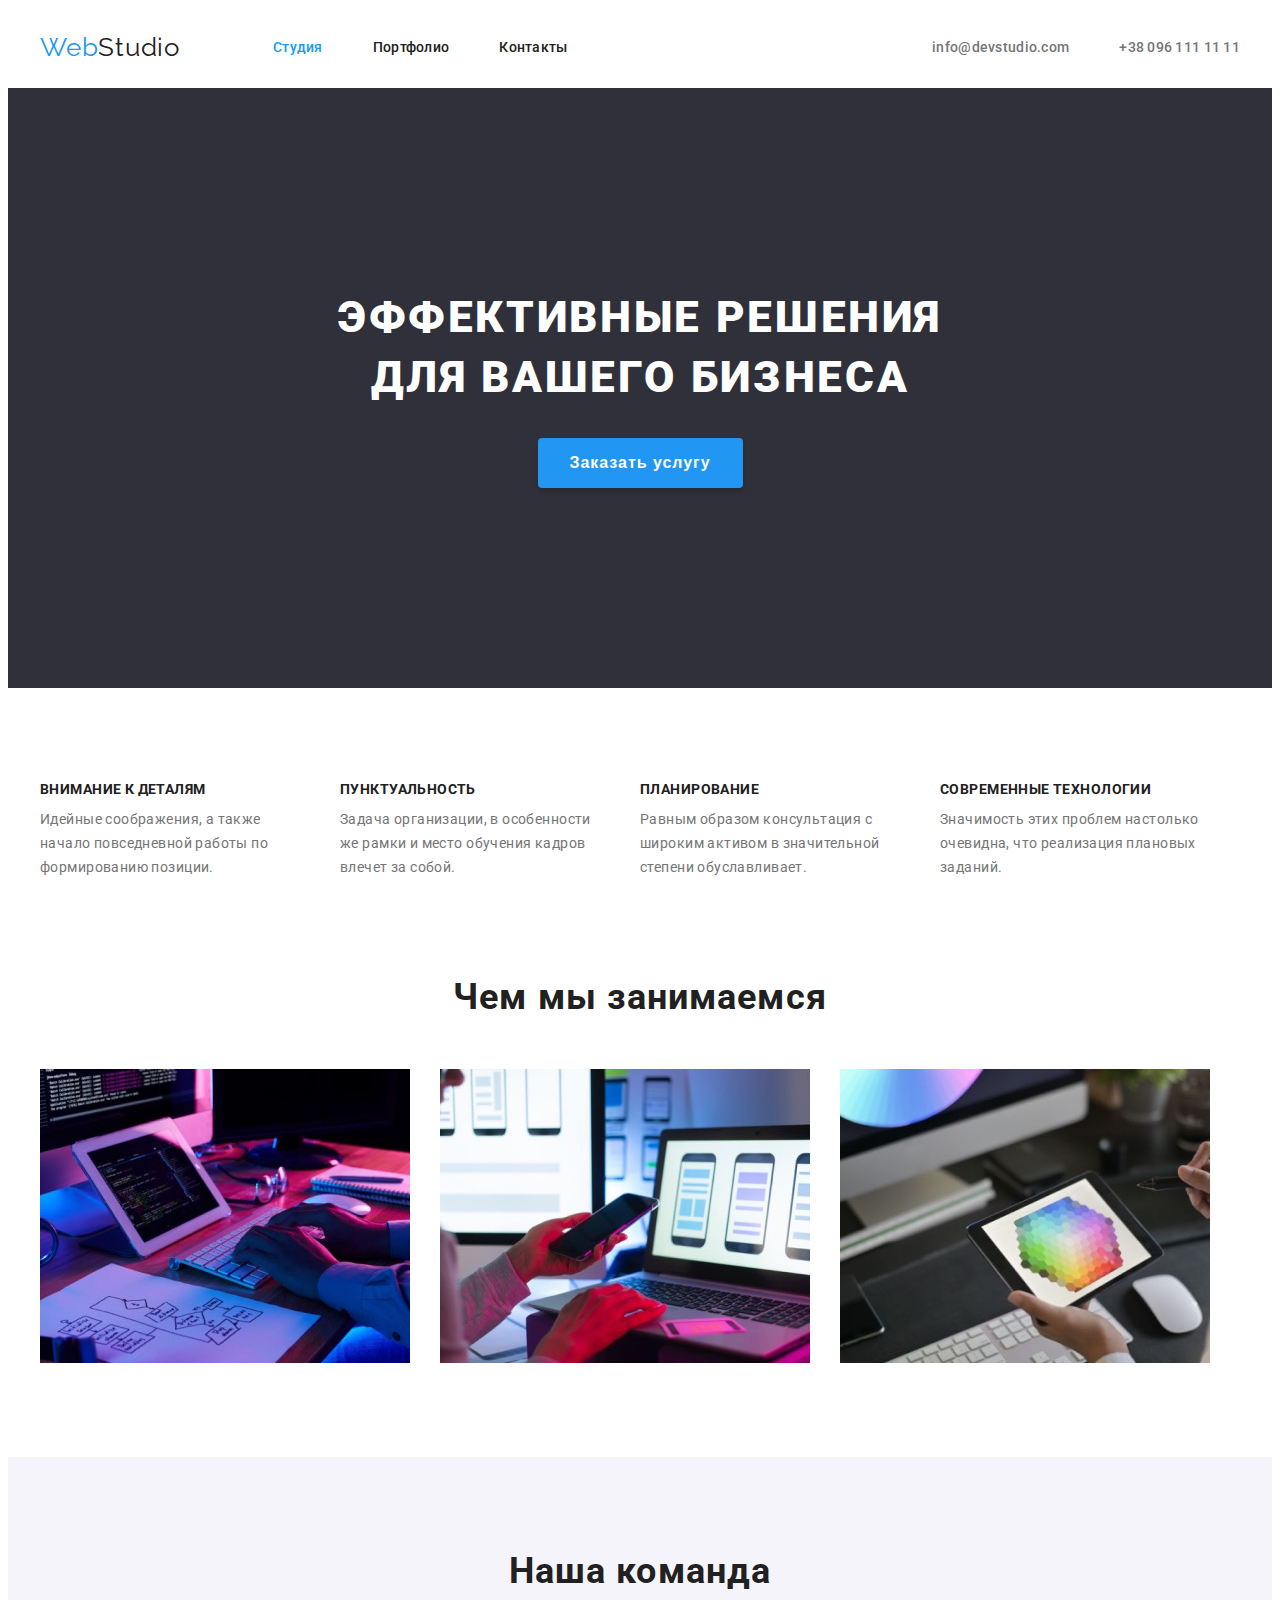
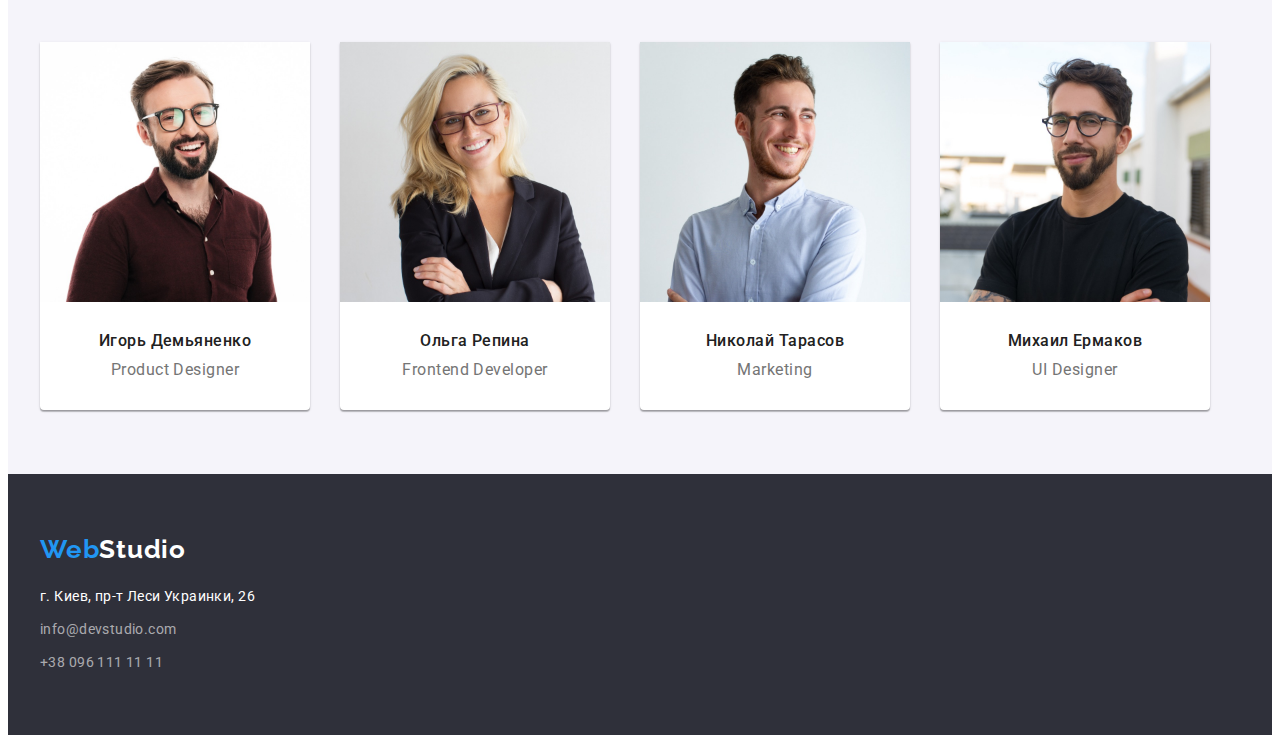
<file: index.html>
<!DOCTYPE html>
<html lang="ru">
<head>
    <meta charset="UTF-8">
    <meta http-equiv="X-UA-Compatible" content="IE=edge">
    <meta name="viewport" content="width=device-width, initial-scale=1.0">
    <title>WebStudio | Главная</title>
    <link rel="stylesheet" href="https://cdnjs.cloudflare.com/ajax/libs/modern-normalize/1.1.0/modern-normalize.min.css" integrity="sha512-wpPYUAdjBVSE4KJnH1VR1HeZfpl1ub8YT/NKx4PuQ5NmX2tKuGu6U/JRp5y+Y8XG2tV+wKQpNHVUX03MfMFn9Q==" crossorigin="anonymous" referrerpolicy="no-referrer" />
    <link rel="preconnect" href="https://fonts.googleapis.com"> 
    <link rel="preconnect" href="https://fonts.gstatic.com" crossorigin> 
    <link href="https://fonts.googleapis.com/css2?family=Raleway:wght@700&family=Roboto:wght@400;500;700;900&display=swap" rel="stylesheet">
    <link rel="stylesheet" href="./css/styles.css">
</head>
<body>
<header>
    <div class="container header-container">
    <nav class="header-nav">
        <a class="logo link" href="./index.html" lang="en">Web<span>Studio</span></a>
        <ul class="site-nav list">
            <li class="menu-item">
                <a class="menu-link current link" href="">Студия</a>
            </li>
            <li class="menu-item">
                <a class="menu-link link" href="./portfolio.html">Портфолио</a>
            </li>    
            <li class="menu-item"> 
                <a class="menu-link link" href="">Контакты</a> 
            </li>
        </ul>
    </nav>
        <div class="header-connect"> 
            <ul class="list contact">
                <li class="contacts-item">
                    <a class="header-contacts link" href="mailto:info@devstudio.com" target="_blank">info@devstudio.com</a>
                </li>
                <li class="contacts-item">
                    <a class="header-contacts link" href="tel:+380961111111">+38 096 111 11 11</a> 
                </li>
            </ul> 
        </div>
    </div>
</header>

<main>
    <section class="section-background">
        <div class="container">
            <h1 class="section-titl">эффективные решения для вашего бизнеса</h1>
            <button class="btn-light btn" type="button">Заказать услугу</button>
       </div>
    </section>

    <section class="features">
        <div class="container">
            <h2 hidden>Особенности</h2>
            <ul class="list features-list">
                <li class="features-item">
                    <h3 class="chapter-features">внимание к деталям</h3>
                    <p class="about-features">Идейные соображения, а также начало повседневной работы по формированию позиции.</p>
                </li>
                <li class="features-item">
                    <h3 class="chapter-features">пунктуальность</h3>
                    <p class="about-features">Задача организации, в особенности же рамки и место обучения кадров влечет за собой.</p>
                </li>
                <li class="features-item">
                    <h3 class="chapter-features">планирование</h3>
                    <p class="about-features">Равным образом консультация с широким активом в значительной степени обуславливает.<p>
                </li>
                <li class="features-item">
                    <h3 class="chapter-features">современные технологии</h3>
                    <p class="about-features">Значимость этих проблем настолько очевидна, что реализация плановых заданий.</p>
                </li>
            </ul>
         </div>
    </section>
   <section class="about-us">
    <div class="container">
        <h2 class="about-us-title">Чем мы занимаемся</h2>
        <ul class="list about-us-list">
            <li class="about-us-item">
                <img src="./img/code.jpg" alt="code" width="370" height="294"> 
            </li>
            <li class="about-us-item">
                <img src="./img/site.jpg" alt="site" width="370" height="294">
            </li>
            <li class="about-us-item">
                <img src="./img/palette.jpg" alt="palette" width="370" height="294">
            </li>
        </ul>
    </div>
   </section>
    
<section class="background-team">
    <div class="container">
            <h2 class="about-team">Наша команда</h2>
        <ul class="list our-team-list">
            <li class="our-team-titl">
                <img src="./img/brown_shirt.jpg" alt="brown-shirt" width="270" height="260">

            <div class="our-team-description">
                <h3 class="about-team-name">Игорь Демьяненко</h3>
                <p class="about-team-skills" lang="en">Product Designer</p>
            </div>
            </li>    
            <li class="our-team-titl">
                <img src="./img/jacket.jpg" alt="jacket" width="270" height="260">

            <div class="our-team-description">
                <h3 class="about-team-name">Ольга Репина</h3>
                <p class="about-team-skills" lang="en">Frontend Developer</p>
            </div>
            </li>
            <li class="our-team-titl">
                <img src="./img/white_shirt.jpg" alt="white-shirt" width="270" height="260">

            <div class="our-team-description">
                <h3 class="about-team-name">Николай Тарасов</h3>
                <p class="about-team-skills" lang="en">Marketing</p>
            </div>
            </li>
            <li class="our-team-titl">
                <img src="./img/black_shirt.jpg" alt="black-shirt" width="270" height="260">

            <div class="our-team-description">
                <h3 class="about-team-name">Михаил Ермаков</h3>
                <p class="about-team-skills" lang="en">UI Designer</p>
            </div>
            </li>
        </ul>
    </div>
</section>
<footer class="footer-background">
    <div class="container">
        <div class="footer-logo">
            <a class="logo-white link" href="./index.html" lang="en">Web<span>Studio</span></a>
        </div>
        <address class="address-iteam">
            <ul class="list"> 
                <li class="footer-address-item">
                    <a class="link address italics-none" href="https://goo.gl/maps/V2ahcz49bDtpifcv7" 
                    target="_blank" rel="noopener noreferrer">г. Киев, пр-т Леси Украинки, 26</a>
                </li>
                <li class="footer-address-item"> 
                    <a class="footer-contacts link" href="mailto:info@devstudio.com" target="_blank">info@devstudio.com</a>
                </li>    
                <li class="footer-address-item"> 
                    <a class="footer-contacts link" href="tel:+380961111111">+38 096 111 11 11</a>
                </li>
            </ul>
        </address>   
    </div>
</footer>

</main>
</body>
</html>
</file>
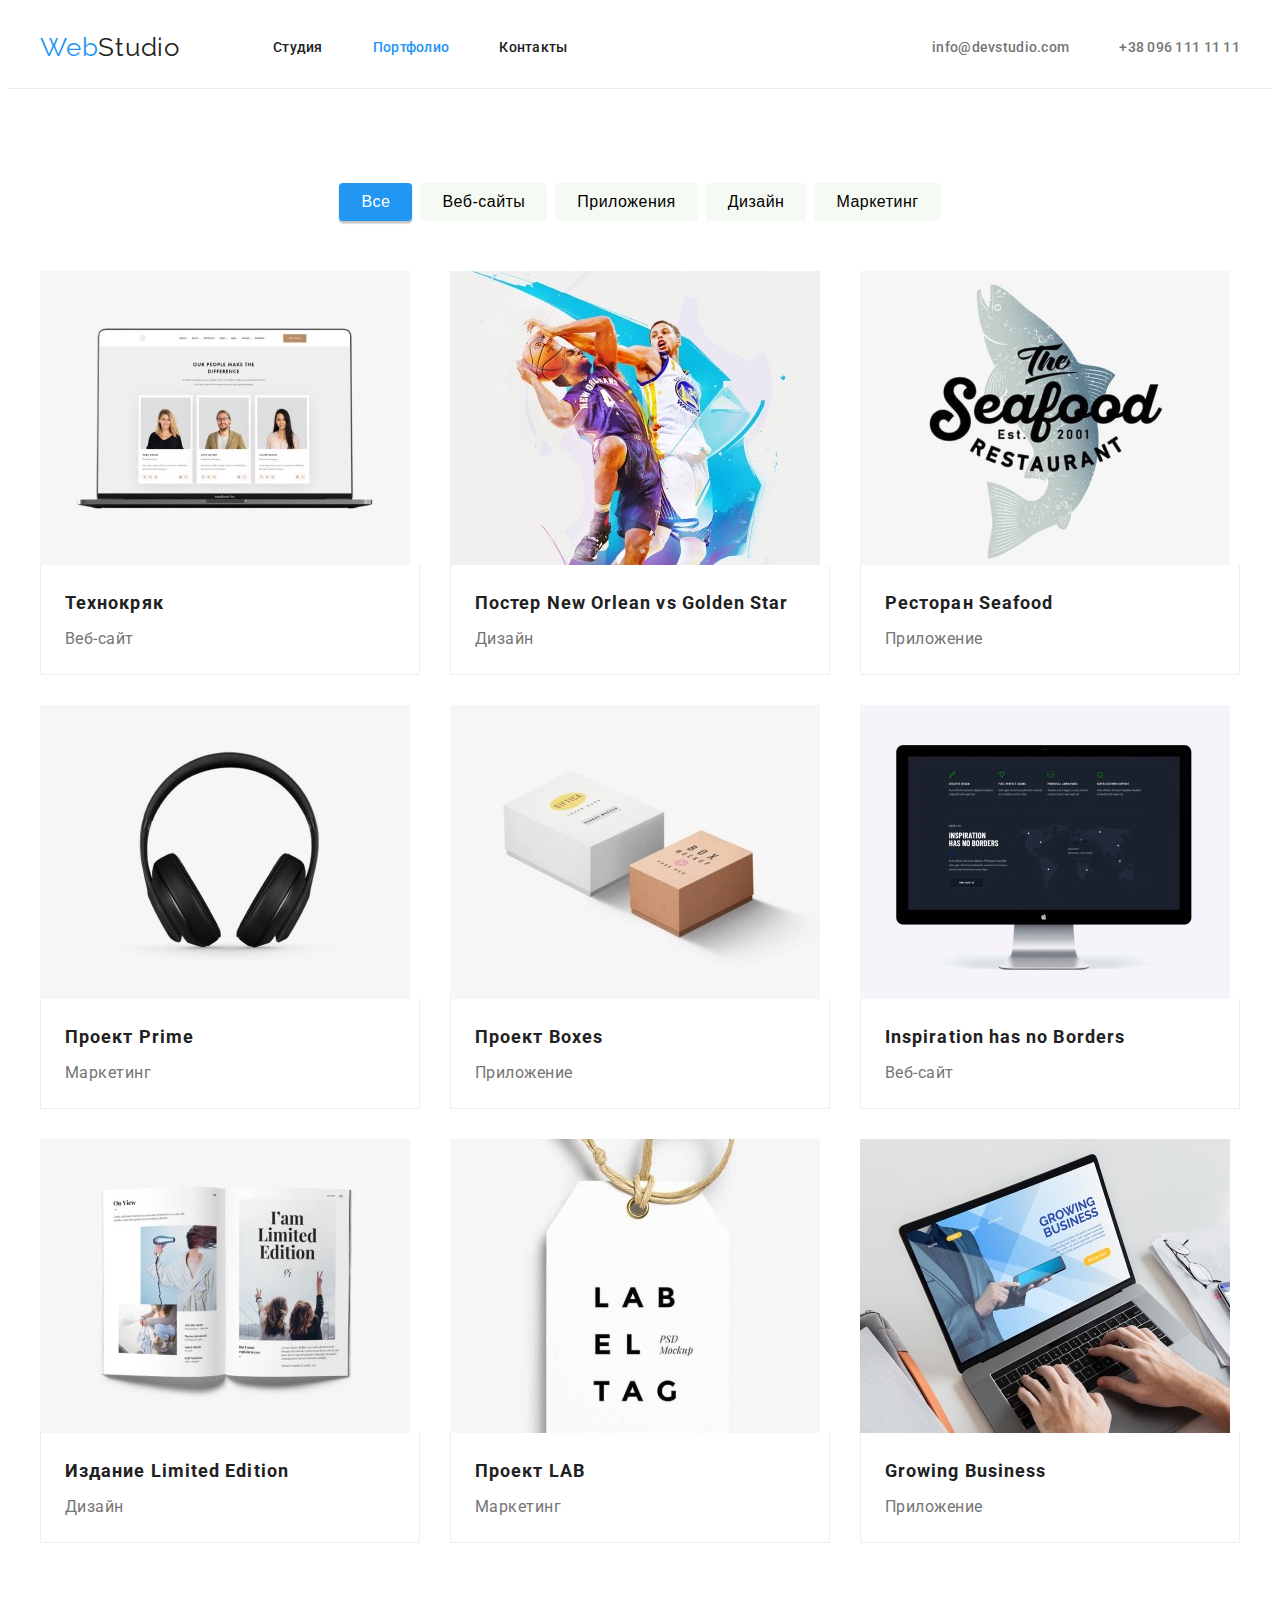
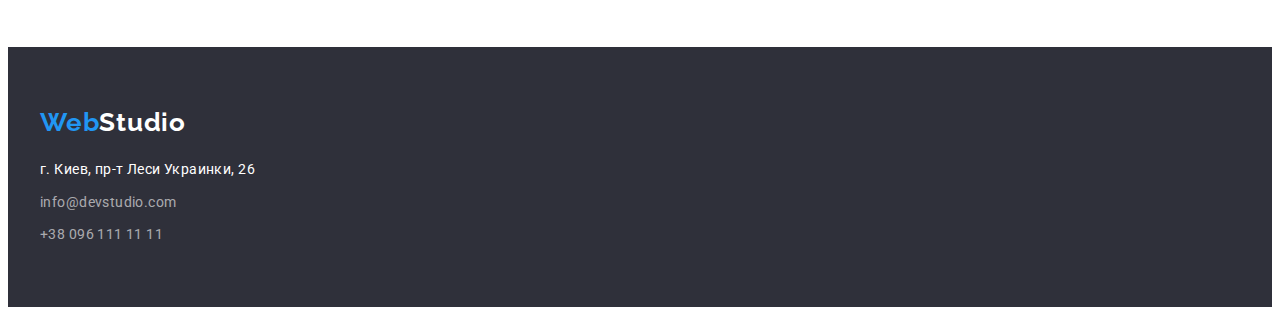
<file: portfolio.html>
<!DOCTYPE html>
<html lang="ru">
<head>
    <meta charset="UTF-8">
    <meta http-equiv="X-UA-Compatible" content="IE=edge">
    <meta name="viewport" content="width=device-width, initial-scale=1.0">
    <title>WebStudio | Портфолио</title>
    <link rel="stylesheet" href="https://cdnjs.cloudflare.com/ajax/libs/modern-normalize/1.1.0/modern-normalize.min.css" integrity="sha512-wpPYUAdjBVSE4KJnH1VR1HeZfpl1ub8YT/NKx4PuQ5NmX2tKuGu6U/JRp5y+Y8XG2tV+wKQpNHVUX03MfMFn9Q==" crossorigin="anonymous" referrerpolicy="no-referrer" />
    <link rel="preconnect" href="https://fonts.googleapis.com"> 
    <link rel="preconnect" href="https://fonts.gstatic.com" crossorigin> 
    <link href="https://fonts.googleapis.com/css2?family=Raleway:wght@700&family=Roboto:wght@400;500;700;900&display=swap" rel="stylesheet">
    <link rel="stylesheet" href="css/styles.css">
</head>
<body>
<header class="header">
    <div class="container header-container">
    <nav class="header-nav">
        <a class="logo link" href="./index.html" lang="en">Web<span>Studio</span></a>
        <ul class="site-nav list">
            <li class="menu-item">
                <a class="menu-link link" href="./index.html">Студия</a>
            </li>
            <li class="menu-item">
                <a class="menu-link current link" href="">Портфолио</a>
            </li>    
            <li class="menu-item"> 
                <a class="menu-link link" href="">Контакты</a> 
            </li>
        </ul>
    </nav>
        <div class="header-connect"> 
            <ul class="list contact">
                <li class="contacts-item">
                    <a class="header-contacts link" href="mailto:info@devstudio.com" target="_blank">info@devstudio.com</a>
                </li>
                <li class="contacts-item">
                    <a class="header-contacts link" href="tel:+380961111111">+38 096 111 11 11</a> 
                </li>
            </ul> 
        </div>
    </div>
</header>

<main>   
    <section class="our-works">
        <div class="container">
            <h1 hidden>Скрытые заголовки</h1>
            <ul class="list our-works-button-list">
                <li  class="our-works-button-item">
                    <button class="portfolio-btn btn active-button" type="button">Все</button>
                </li>

                <li  class="our-works-button-item">
                    <button class="portfolio-btn btn" type="button">Веб-сайты</button>
                </li>

                <li  class="our-works-button-item">
                    <button class="portfolio-btn btn" type="button">Приложения</button>
                </li>

                <li  class="our-works-button-item">
                    <button class="portfolio-btn btn" type="button">Дизайн</button>
                </li>

                <li  class="our-works-button-item">
                    <button class="portfolio-btn btn" type="button">Маркетинг</button>
                </li>
            </ul> 

            <ul class="list our-work-list">
                <li class="our-work-item">
                    <img src="./img/sitetwo.jpg" alt="sitetwo" width="370" height="294">

            <div class="our-works-description">
                    <h2 class="portfolio-name">Технокряк</h2>
                    <p class="portfolio-text">Веб-сайт</p>
            </div>           
                </li>
                
                <li class="our-work-item">
                    <img src="./img/basketball.jpg" alt="basketball" width="370" height="294">

            <div class="our-works-description">
                    <h2 class="portfolio-name">Постер <span lang="en">New Orlean vs Golden Star</span></h2>
                    <p class="portfolio-text">Дизайн</p>
            </div>       
                </li>

                <li class="our-work-item">
                    <img src="./img/fish.jpg" alt="fish" width="370" height="294">

            <div class="our-works-description">
                    <h2 class="portfolio-name">Ресторан   <span lang="en">Seafood</span></h2>
                    <p class="portfolio-text">Приложение</p>    
             </div>
                </li>

                <li class="our-work-item">
                    <img src="./img/earphones.jpg" alt="earphones" width="370" height="294">

            <div class="our-works-description">
                    <h2 class="portfolio-name">Проект <span lang="en">Prime</span></h2>
                    <p class="portfolio-text">Маркетинг</p>
            </div>   
                </li>

                <li class="our-work-item">
                    <img src="./img/boxes.jpg" alt="boxes" width="370" height="294">

            <div class="our-works-description">
                    <h2 class="portfolio-name">Проект <span lang="en">Boxes</span></h2>
                    <p class="portfolio-text">Приложение</p>
            </div>   
                </li>

                <li class="our-work-item">
                    <img src="./img/computer.jpg" alt="computer" width="370" height="294">

            <div class="our-works-description">
                    <h2 class="portfolio-name" lang="en">Inspiration has no Borders</h2>
                    <p class="portfolio-text">Веб-сайт</p>
            </div>   
                </li>
                
                <li class="our-work-item">
                    <img src="./img/magazine.jpg" alt="magazine" width="370" height="294">

            <div class="our-works-description">
                    <h2 class="portfolio-name">Издание <span lang="en">Limited Edition</span></h2>
                    <p class="portfolio-text">Дизайн</p>
            </div>        
                </li>
                
                <li class="our-work-item">
                    <img src="./img/tag.jpg" alt="tag" width="370" height="294">

            <div class="our-works-description">
                    <h2 class="portfolio-name">Проект <span lang="en">LAB</span></h2>
                    <p class="portfolio-text">Маркетинг</p>
            </div>
                </li>
                
                <li class="our-work-item">
                    <img src="./img/macbook.jpg" alt="macbook" width="370" height="294"> 

            <div class="our-works-description">
                    <h2 class="portfolio-name" lang="en">Growing Business</h2>
                    <p class="portfolio-text">Приложение</p>
            </div>
                </li> 
            </ul>
        </div>    
    </section>
    <footer class="footer-background">
        <div class="container">
            <div class="footer-logo">
                <a class="logo-white link" href="./index.html" lang="en">Web<span>Studio</span></a>
            </div>
        <address class="address-iteam">
            <ul class="list"> 
                <li class="footer-address-item">
                    <a class="link address italics-none" href="https://goo.gl/maps/V2ahcz49bDtpifcv7" 
                    target="_blank" rel="noopener noreferrer">г. Киев, пр-т Леси Украинки, 26</a>
                </li>
                <li class="footer-address-item"> 
                    <a class="footer-contacts link" href="mailto:info@devstudio.com" target="_blank">info@devstudio.com</a>
                </li>    
                <li class="footer-address-item"> 
                    <a class="footer-contacts link" href="tel:+380961111111">+38 096 111 11 11</a>
                </li>
            </ul>
        </address>   
        </div>       
    </footer>
</main>   
</body>
</html>
</file>
<file: css/styles.css>
:root {
    --primery-text-color: #212121;
    --second-text-color: #757575;
    --primary-title-color: #ffffff; 
    --header-logo: #000000;
    --accent-color: #2196F3;
    --button-color-dark: #f5faf4;
    --background-color:#2F303A;
    --background-color-iteam:#F5F4FA;
}

body {
    font-family: 'Roboto', sans-serif;
    background:var(--primary-title-color);
    --primary-title-color: #ffffff; 
}

.list {
    list-style: none;
}
.link {
    text-decoration: none;
}

p,
h1,
h2,
h3,
h4,
h5,
h6 {
    margin: 0;
}

ul {
    margin: 0;
    padding: 0;
    list-style: none;
}    

a {
    text-decoration: none;
}

ul {
    list-style: none;
}

img {
    display: block;
    max-width: 100%;
}

.container{
    width: 1200px;
    padding-left: 15px;
    padding-right: 15px;
    margin: 0 auto;
}


/* ------------header------------ */

.header{
    border-bottom: 1px solid #ECECEC;
}

.menu-link {
    display: flex;
    font-weight: 500;
    font-size: 14px;
    line-height: 1.14;
    letter-spacing: 0.02em;
    padding-top: 32px;
    padding-bottom: 32px;
    color: var(--primery-text-color);
}

.site-nav .link.current{
    color: var(--accent-color);
}


/* ------------logo------------ */

.logo{
    font-family: Raleway;
    font-size: 26px;
    line-height: 1.2;
    letter-spacing: 0.03em;
    margin-right: 93px;
    padding-top: 24px;
    padding-bottom: 25px;
    color: var(--accent-color);
}

.logo span{
    color: var(--primery-text-color);
}

.logo-white{
    font-family: Raleway;
    font-weight: bold;
    font-size: 26px;
    line-height: 1.2;
    letter-spacing: 0.03em;
    color: var(--accent-color);
}

.logo-white span{
    color: var(--primary-title-color);
}  

.footer-logo{
    margin-bottom: 20px;
}

.header-contacts{
    font-style: normal;
    display: flex;
    font-weight: 500;
    font-size: 14px;
    line-height: 1.1;
    letter-spacing: 0.02em;
    color: var(--second-text-color);
}

.footer-contacts{
    font-style: normal;
    font-weight: 400;
    font-size: 14px;
    line-height: 1.7;
    letter-spacing: 0.03em;
    color: rgba(255, 255, 255, 0.6);
}

.menu-link:focus,
.menu-link:hover,
.footer-contacts:hover, 
.footer-contacts:focus,
.header-contacts:hover, 
.header-contacts:focus{
    color: var(--accent-color);
}


/* -------main-------- */

.section-background{
    padding-top: 200px;
    padding-bottom: 200px;
    background-color: var(--background-color);
}

.our-works{
    padding-top: 94px;
    padding-bottom: 74px;
}

.footer-background{
    padding-top: 60px;
    padding-bottom: 60px;
    background-color: var(--background-color);
}

.section-titl{
    font-weight: 900;
    font-size: 44px;
    line-height: 1.36;
    letter-spacing: 0.06em;
    width: 696px;
    margin: 0 auto 30px;
    text-align: center;
    text-transform: uppercase;
    color:var(--primary-title-color);
}


/* -------button------- */

.btn{
    cursor: pointer;
}

.btn{
    font-size: 16px;
    border-radius: 4px;
    display: flex;
    color: inherit;
    letter-spacing: 0.06em;

}

.btn-light{
    font-weight: 700;
    line-height: 1.88;
    border: none;
    display: block;
    padding: 10px 32px;
    margin: 0 auto;
    min-width: 200px;
    min-height: 50px;
    align-items: center;
    justify-content: center;
    color:var(--primary-title-color);
    background:var(--accent-color);
    box-shadow: 0px 4px 4px rgba(0, 0, 0, 0.15);
}

.portfolio-btn{
    font-weight: 500;
    line-height: 1.63;
    letter-spacing: 0.03em;
    min-width: 73px;
    min-height: 38px;
    padding: 6px 22px;
    border: none;
    background: var(--button-color-dark);
    color: var(--primary-text-color);
}

.active-button,
.portfolio-btn:hover, .portfolio-btn:focus{
    box-shadow: 0px 3px 1px rgba(0, 0, 0, 0.1), 0px 1px 2px rgba(0, 0, 0, 0.08), 0px 2px 2px rgba(0, 0, 0, 0.12);
    color: var(--primary-title-color);
    background-color: var(--accent-color);
}

 
.chapter-features{
    font-weight: 700;
    font-size: 14px;
    line-height: 1.14;
    letter-spacing: 0.03em;
    margin-bottom: 10px;
    width: 270px;
    min-height: 16px;
    text-transform: uppercase;
    color: var(--primery-text-color)
}

.about-features{
    font-size: normal;
    font-size: 14px;
    line-height: 1.71;
    letter-spacing: 0.03em;
    width: 270px;
    min-height: 75px;
    color: var(--second-text-color);
}

.background-team{
    padding-top: 94px;
    padding-bottom: 94px;
    background-color: var(--background-color-iteam);
}

.about-team{
    font-weight: 700;
    font-size: 36px;
    line-height: 1.16;
    letter-spacing: 0.03em;
    text-align: center;
    margin-bottom: 50px;
    color: var(--primery-text-color);
}

.about-us-title{
    font-weight: 700;
    font-size: 36px;
    line-height: 1.16;
    letter-spacing: 0.03em;
    text-align: center;
    color: var(--primery-text-color);
}

.about-team-name{
    font-weight: 500;
    font-size: 16px;
    line-height: 1.18;
    letter-spacing: 0.03em;
    margin-bottom: 10px;
    text-align: center;
    color: var(--primery-text-color);
}

.about-team-skills{
    font-weight: 400;
    font-size: 16px;
    line-height: 1.18;
    letter-spacing: 0.03em;
    text-align: center;
    color: var(--second-text-color);
}

.portfolio-name{
    font-weight: 700;
    font-size: 18px;
    line-height: 2;
    letter-spacing: 0.06em;
    margin-bottom: 4px;
    color: var(--primery-text-color);
}

.portfolio-text{
    font-weight: 400;
    font-size: 16px;
    line-height: 1.8;
    letter-spacing: 0.03em;
    color: var(--second-text-color);
}

/* -------address-------- */

.address{
    font-weight: normal;
    font-size: 14px;
    line-height: 1.71;
    letter-spacing: 0.03em;
    color: var(--primary-title-color);
}

.italics-none{
    font-style: normal;
    font-weight: 400;
    font-size: 14px;
    line-height: 1.7;
    letter-spacing: 0.03em;
    /* padding-bottom: 9px; */
    color: var(--primary-title-color);
}


/* -------Flexbox------- */
/* -----header----- */

.header-nav{
    display: flex;
    align-items: center;
}

.menu-item:not(:last-child) {
    margin-right: 50px;
}

.site-nav{
    display: flex;
}

.header-connect{
    margin-left: auto;
}

.contact{
    display: flex;
}

.contacts-item:not(:last-child) {
    margin-right: 50px;
}

.header-container{
    display: flex;
    align-items: center;
}

.header-contacts{
    padding-top: 32px;
    padding-bottom: 32px;
}

/* -----section-two----- */

.features{
    padding-top: 94px;
    padding-bottom: 94px;
}

.features-list{
    display: flex;
    margin-right: -30px;
    text-align: left;
}

.features-item{
    margin-right: 30px;
    width: 270px;
}

.about-us{
    padding-bottom: 94px;
}

.about-us-title{
    margin-bottom: 50px;
}

.about-us-list{
    display: flex;
    flex-wrap: wrap;
}

.about-us-item:not(:last-child){
    margin-right: 30px;
}

.our-team-list{
    display: flex;
    flex-wrap: wrap;
    margin-right: -30px;
    margin-bottom: -30px;
}

.our-team-description{
    padding-top: 30px;
    padding-bottom: 30px;
    text-align: center;
}

.our-team-titl{
    margin-right: 30px;
    background: var(--primary-title-color);
    border-radius: 0px 0px 4px 4px;
    box-shadow: 0px 1px 3px rgba(0, 0, 0, 0.12), 0px 1px 1px rgba(0, 0, 0, 0.14),
        0px 2px 1px rgba(0, 0, 0, 0.2);
}

.footer-address-item:not(:last-child){
    margin-bottom: 9px;
}

/* -----portfolio----- */

.our-works-button-list{
    display: flex;
    margin-bottom: 50px;
    justify-content: center;
}

.our-works-button-item:not(:last-child) {
    margin-right: 8px;
}

.our-works-description{
    padding: 20px 24px;
    border-right: 1px solid #eeeeee;
    border-bottom: 1px solid #eeeeee;
    border-left: 1px solid #eeeeee;
    background-color: var(--primary-title-color);
}

.our-work-list{
    display: flex;
    flex-wrap: wrap;
    margin-right: -30px;
}

.our-work-item{
    flex-basis: calc(100% / 3 - 30px);
    margin-right: 30px;
    margin-bottom: 30px;
}

.our-work-item:hover,
.our-work-item:focus {
    box-shadow: 0px 1px 1px rgba(0, 0, 0, 0.12), 
    0px 4px 4px rgba(0, 0, 0, 0.06),
    1px 4px 6px rgba(0, 0, 0, 0.16);
}
</file>
